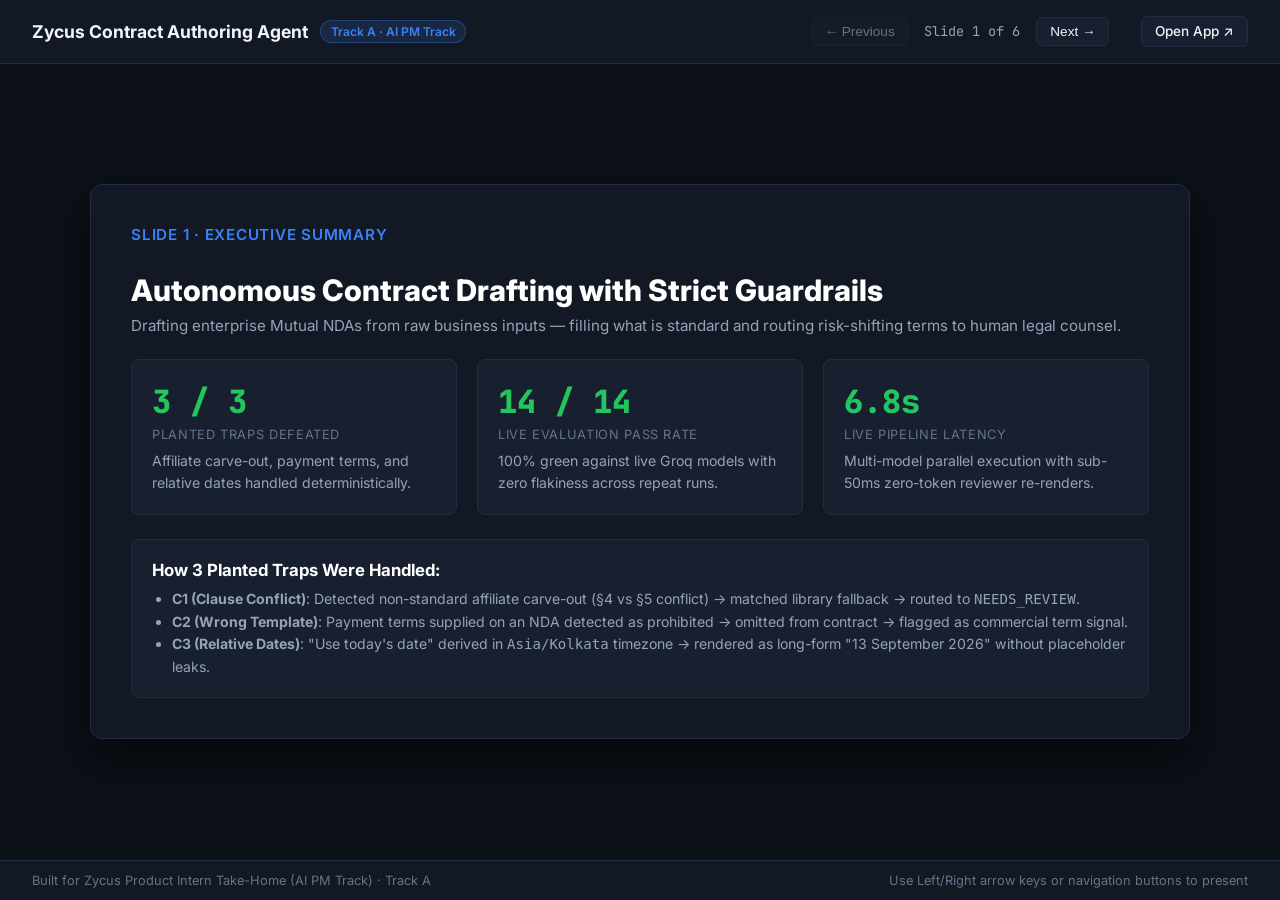
<file: public/deck.html>
<!DOCTYPE html>
<html lang="en">
<head>
  <meta charset="UTF-8" />
  <meta name="viewport" content="width=device-width, initial-scale=1.0" />
  <title>Zycus Contract Authoring Agent — Presentation Deck</title>
  <link rel="preconnect" href="https://fonts.googleapis.com">
  <link rel="preconnect" href="https://fonts.gstatic.com" crossorigin>
  <link href="https://fonts.googleapis.com/css2?family=Inter:wght@400;500;600;700;800&family=JetBrains+Mono:wght@400;500;600&display=swap" rel="stylesheet">
  <style>
    :root {
      --bg-base: #0c1017;
      --bg-surface: #131924;
      --bg-card: #182030;
      --border-subtle: #232d42;
      --border-accent: #3b82f6;
      --text-primary: #f1f5f9;
      --text-secondary: #94a3b8;
      --text-muted: #64748b;
      --accent-blue: #3b82f6;
      --accent-green: #22c55e;
      --accent-yellow: #eab308;
      --accent-red: #ef4444;
      --accent-purple: #a855f7;
    }
    * { box-sizing: border-box; margin: 0; padding: 0; }
    body {
      background: var(--bg-base);
      color: var(--text-primary);
      font-family: 'Inter', -apple-system, sans-serif;
      min-height: 100vh;
      display: flex;
      flex-direction: column;
    }
    header {
      padding: 1rem 2rem;
      display: flex;
      align-items: center;
      justify-content: space-between;
      border-bottom: 1px solid var(--border-subtle);
      background: var(--bg-surface);
    }
    .logo {
      font-weight: 700;
      font-size: 1.1rem;
      display: flex;
      align-items: center;
      gap: 0.75rem;
    }
    .badge {
      background: rgba(59, 130, 246, 0.15);
      color: var(--accent-blue);
      border: 1px solid rgba(59, 130, 246, 0.3);
      padding: 0.2rem 0.6rem;
      border-radius: 9999px;
      font-size: 0.75rem;
      font-weight: 600;
    }
    .deck-nav {
      display: flex;
      align-items: center;
      gap: 1rem;
    }
    .btn-nav {
      background: var(--bg-card);
      border: 1px solid var(--border-subtle);
      color: var(--text-primary);
      padding: 0.4rem 0.8rem;
      border-radius: 6px;
      cursor: pointer;
      font-size: 0.85rem;
      font-weight: 500;
      transition: all 0.15s;
    }
    .btn-nav:hover:not(:disabled) {
      background: var(--border-subtle);
      border-color: var(--accent-blue);
    }
    .btn-nav:disabled { opacity: 0.4; cursor: not-allowed; }
    .slide-counter {
      font-family: 'JetBrains Mono', monospace;
      font-size: 0.85rem;
      color: var(--text-secondary);
    }
    main {
      flex: 1;
      display: flex;
      align-items: center;
      justify-content: center;
      padding: 2rem;
    }
    .slide {
      display: none;
      width: 100%;
      max-width: 1100px;
      background: var(--bg-surface);
      border: 1px solid var(--border-subtle);
      border-radius: 12px;
      padding: 2.5rem;
      box-shadow: 0 20px 40px rgba(0,0,0,0.5);
      animation: fadeIn 0.25s ease-out;
    }
    .slide.active { display: block; }
    @keyframes fadeIn {
      from { opacity: 0; transform: translateY(8px); }
      to { opacity: 1; transform: translateY(0); }
    }
    h1 {
      font-size: 1.85rem;
      font-weight: 800;
      margin-bottom: 0.5rem;
      color: #fff;
    }
    .subtitle {
      color: var(--accent-blue);
      font-weight: 600;
      font-size: 0.95rem;
      margin-bottom: 1.75rem;
      text-transform: uppercase;
      letter-spacing: 0.05em;
    }
    .grid-2 {
      display: grid;
      grid-template-columns: 1fr 1fr;
      gap: 1.5rem;
    }
    .grid-3 {
      display: grid;
      grid-template-columns: 1fr 1fr 1fr;
      gap: 1.25rem;
    }
    .card {
      background: var(--bg-card);
      border: 1px solid var(--border-subtle);
      border-radius: 8px;
      padding: 1.25rem;
    }
    .card h3 {
      font-size: 1.05rem;
      margin-bottom: 0.5rem;
      color: #fff;
      display: flex;
      align-items: center;
      gap: 0.5rem;
    }
    .card p, .card li {
      font-size: 0.88rem;
      line-height: 1.55;
      color: var(--text-secondary);
    }
    .card ul { margin-left: 1.25rem; margin-top: 0.5rem; }
    .stat-val {
      font-size: 2rem;
      font-weight: 800;
      color: var(--accent-green);
      font-family: 'JetBrains Mono', monospace;
    }
    .stat-label {
      font-size: 0.8rem;
      color: var(--text-muted);
      text-transform: uppercase;
      letter-spacing: 0.05em;
      margin-top: 0.25rem;
    }
    table {
      width: 100%;
      border-collapse: collapse;
      font-size: 0.85rem;
      margin-top: 1rem;
    }
    th, td {
      padding: 0.65rem 0.75rem;
      border: 1px solid var(--border-subtle);
      text-align: left;
    }
    th {
      background: var(--bg-card);
      color: var(--text-primary);
      font-weight: 600;
    }
    td { color: var(--text-secondary); }
    .screenshot-frame {
      border: 1px solid var(--border-subtle);
      border-radius: 8px;
      overflow: hidden;
      margin-top: 0.5rem;
      background: #000;
    }
    .screenshot-frame img {
      width: 100%;
      height: auto;
      display: block;
    }
    .code-block {
      font-family: 'JetBrains Mono', monospace;
      font-size: 0.8rem;
      background: #090d14;
      padding: 1rem;
      border-radius: 6px;
      border: 1px solid var(--border-subtle);
      overflow-x: auto;
      color: #38bdf8;
      line-height: 1.45;
    }
    footer {
      padding: 0.75rem 2rem;
      border-top: 1px solid var(--border-subtle);
      background: var(--bg-surface);
      display: flex;
      justify-content: space-between;
      font-size: 0.8rem;
      color: var(--text-muted);
    }
  </style>
</head>
<body>

  <header>
    <div class="logo">
      <span>Zycus Contract Authoring Agent</span>
      <span class="badge">Track A · AI PM Track</span>
    </div>
    <div class="deck-nav">
      <button class="btn-nav" id="btn-prev" onclick="prevSlide()">← Previous</button>
      <span class="slide-counter" id="slide-num">Slide 1 of 6</span>
      <button class="btn-nav" id="btn-next" onclick="nextSlide()">Next →</button>
      <a href="/index.html" class="btn-nav" style="text-decoration:none; margin-left:1rem;">Open App ↗</a>
    </div>
  </header>

  <main>
    <!-- Slide 1 -->
    <div class="slide active" id="slide-1">
      <div class="subtitle">Slide 1 · Executive Summary</div>
      <h1>Autonomous Contract Drafting with Strict Guardrails</h1>
      <p style="color:var(--text-secondary); margin-bottom: 1.5rem; font-size: 0.95rem;">
        Drafting enterprise Mutual NDAs from raw business inputs — filling what is standard and routing risk-shifting terms to human legal counsel.
      </p>

      <div class="grid-3" style="margin-bottom: 1.5rem;">
        <div class="card">
          <div class="stat-val">3 / 3</div>
          <div class="stat-label">Planted Traps Defeated</div>
          <p style="margin-top:0.5rem;">Affiliate carve-out, payment terms, and relative dates handled deterministically.</p>
        </div>
        <div class="card">
          <div class="stat-val">14 / 14</div>
          <div class="stat-label">Live Evaluation Pass Rate</div>
          <p style="margin-top:0.5rem;">100% green against live Groq models with zero flakiness across repeat runs.</p>
        </div>
        <div class="card">
          <div class="stat-val">6.8s</div>
          <div class="stat-label">Live Pipeline Latency</div>
          <p style="margin-top:0.5rem;">Multi-model parallel execution with sub-50ms zero-token reviewer re-renders.</p>
        </div>
      </div>

      <div class="card">
        <h3>How 3 Planted Traps Were Handled:</h3>
        <ul style="margin-top: 0.4rem;">
          <li><strong>C1 (Clause Conflict)</strong>: Detected non-standard affiliate carve-out (§4 vs §5 conflict) → matched library fallback → routed to <code>NEEDS_REVIEW</code>.</li>
          <li><strong>C2 (Wrong Template)</strong>: Payment terms supplied on an NDA detected as prohibited → omitted from contract → flagged as commercial term signal.</li>
          <li><strong>C3 (Relative Dates)</strong>: "Use today's date" derived in <code>Asia/Kolkata</code> timezone → rendered as long-form "13 September 2026" without placeholder leaks.</li>
        </ul>
      </div>
    </div>

    <!-- Slide 2 -->
    <div class="slide" id="slide-2">
      <div class="subtitle">Slide 2 · Architecture & Stack</div>
      <h1>"Code for Correctness, LLM for Judgment"</h1>
      <p style="color:var(--text-secondary); margin-bottom: 1.25rem;">
        Rules, templates, and QA gates decide document safety. The LLM only interprets inputs and searches clause libraries.
      </p>

      <div class="grid-2">
        <div>
          <div class="code-block">
Browser UI (HTML/CSS/JS)
  │ POST /api/run
FastAPI on Vercel Functions (Serverless)
  │
  ├── 1. Intake: Template Store & YAML Rulebook
  ├── 2. Normalizer: Groq gpt-oss-20b (Strict JSON)
  ├── 3. Clause Analyst: Groq gpt-oss-120b (Tool Loop)
  ├── 4. Verifier: Groq qwen3.8-27b (Safeguards)
  │    └── Standby Fallback: gemini-3.5-flash
  ├── 5. Confidence Router: Gates G1–G11
  ├── 6. Assembler: python-docx + HTML Preview
  └── 7. QA Gate: Q1–Q8 Invariant Checks
  │
Sealed HMAC-SHA256 Signed Envelope
          </div>
        </div>
        <div style="display:flex; flex-direction:column; gap:0.75rem;">
          <div class="card">
            <h3>⚡ Multi-Model Groq Cascade</h3>
            <p>Allocates models across separate rate-limit buckets: <code>20b</code> for fast intake normalization, <code>120b</code> for complex clause research, and <code>qwen 27b</code> for independent verification.</p>
          </div>
          <div class="card">
            <h3>🔄 Automated Gemini Fallback</h3>
            <p>If Groq encounters 429 rate limit pressure, calls automatically retry once on Google <code>gemini-3.5-flash</code> via OpenAI-compatible endpoint with zero service interruption.</p>
          </div>
          <div class="card">
            <h3>🔒 Zero-Token Stateless Review</h3>
            <p>Reviewer actions are sealed in HMAC-SHA256 envelopes. Reviewer overrides re-render in <code>POST /api/render</code> with zero new LLM calls and sub-50ms turnaround.</p>
          </div>
        </div>
      </div>
    </div>

    <!-- Slide 3 -->
    <div class="slide" id="slide-3">
      <div class="subtitle">Slide 3 · Live Product Experience</div>
      <h1>Human-in-the-Loop Contract Authoring</h1>
      <p style="color:var(--text-secondary); margin-bottom: 1rem;">
        Production interface deployed live at <a href="https://zycus-blond.vercel.app" target="_blank" style="color:var(--accent-blue);">https://zycus-blond.vercel.app</a>.
      </p>

      <div class="grid-3">
        <div class="card">
          <h3>① Review Tab & HITL</h3>
          <p>Displays risk level, matched clause, and 4 one-click reviewer actions.</p>
          <div class="screenshot-frame">
            <img src="screenshots/s01_review_tab.png" alt="Review Tab" />
          </div>
        </div>
        <div class="card">
          <h3>② High-Contrast Draft</h3>
          <p>Pixel-faithful contract preview with legible highlights and Word comment notes.</p>
          <div class="screenshot-frame">
            <img src="screenshots/s01_draft_preview.png" alt="Draft Preview" />
          </div>
        </div>
        <div class="card">
          <h3>③ Full Audit Trace</h3>
          <p>Inspectable execution log tracking tokens, model allocation, and latencies.</p>
          <div class="screenshot-frame">
            <img src="screenshots/s01_agent_trace.png" alt="Agent Trace" />
          </div>
        </div>
      </div>
    </div>

    <!-- Slide 4 -->
    <div class="slide" id="slide-4">
      <div class="subtitle">Slide 4 · Engineering Resilience</div>
      <h1>What Broke, How I Fixed It & AI Mistakes</h1>
      <p style="color:var(--text-secondary); margin-bottom: 1.25rem;">
        A transparent record of live debugging, failure triage, and autonomous coding corrections.
      </p>

      <div class="grid-2">
        <div class="card">
          <h3>🐛 Real Runtime Failures (DEBUG_LOG.md)</h3>
          <ul>
            <li><strong>Q8 Paragraph Ordering Mismatch</strong>: QA check failed on BLOCKED banner because <code>RenderedDoc.full_text</code> placed title before banner. Fixed by syncing order with <code>write_docx()</code>.</li>
            <li><strong>Relative Date Raw Leakage</strong>: Live Normalizer model output returned empty string leaving resolution to caller. Fixed with deterministic date canonicalization in orchestrator.</li>
            <li><strong>Groq Free-Tier Rate Limits</strong>: Rapid sequential live runs depleted 8K TPM quota. Fixed by implementing graduated token backoff in <code>evals/run.py</code>.</li>
          </ul>
        </div>
        <div class="card">
          <h3>🤖 Build-Time AI Mistakes (AI_MISTAKES.md)</h3>
          <ul>
            <li><strong>Omission of 4th HITL Action</strong>: Initial generation omitted "Edit text" and dropped <code>edited_text</code> during round-trips. Fixed by adding schema field and safeguard checks.</li>
            <li><strong>Dark Mode Text Invisibility</strong>: Browser <code>&lt;mark&gt;</code> stylesheet applied black text inside highlights on dark theme. Fixed by explicitly defining <code>#fef08a</code> contrast color.</li>
            <li><strong>Unwired Stretch Fallback</strong>: Gemini fallback was specified in D-69 but unwired in runtime until tested against live 429 errors.</li>
          </ul>
        </div>
      </div>
    </div>

    <!-- Slide 5 -->
    <div class="slide" id="slide-5">
      <div class="subtitle">Slide 5 · Product Boundary</div>
      <h1>Flag vs. Act: Where the Agent Draws the Line</h1>
      <p style="color:var(--text-secondary); margin-bottom: 1.25rem;">
        Establishing unambiguous boundaries between autonomous agent actions and mandatory human decisions.
      </p>

      <div class="grid-2">
        <div class="card" style="border-left: 4px solid var(--accent-green);">
          <h3 style="color:var(--accent-green);">✅ When the Agent Acts Autonomously</h3>
          <ul style="margin-top:0.5rem;">
            <li><strong>Standard Duration Normalization</strong>: Converts "2 years from signing" into 24 months.</li>
            <li><strong>Unambiguous Relative Dates</strong>: Computes "today" in server jurisdiction timezone (Asia/Kolkata).</li>
            <li><strong>Omission of Irrelevant Commercial Terms</strong>: Excludes payment terms from NDAs to prevent invalid contracts.</li>
            <li><strong>Pre-Approved Library Matching</strong>: Retrieves vetted corporate fallback language with verified safeguards.</li>
          </ul>
        </div>

        <div class="card" style="border-left: 4px solid var(--accent-red);">
          <h3 style="color:var(--accent-red);">🛑 When the Agent MUST Flag for Human Review</h3>
          <ul style="margin-top:0.5rem;">
            <li><strong>Risk-Shifting Special Clauses (Gate G5)</strong>: Affiliate disclosures, carve-outs, liability alterations.</li>
            <li><strong>Missing Required Invariants (Gate G1)</strong>: Missing governing law generates red <code>⟦MISSING⟧</code> marker and marks document <code>BLOCKED</code>.</li>
            <li><strong>Unapproved Jurisdictions (Gate G6)</strong>: Non-standard legal forums (e.g. Singapore) require legal sign-off.</li>
            <li><strong>Infrastructure Outages (Gate G7)</strong>: Degraded safe draft generated with standard positions; all unanalyzed items flagged.</li>
          </ul>
        </div>
      </div>
    </div>

    <!-- Slide 6 -->
    <div class="slide" id="slide-6">
      <div class="subtitle">Slide 6 · Evaluation Matrix & Roadmap</div>
      <h1>Evals, Limitations & Future Roadmap</h1>
      <p style="color:var(--text-secondary); margin-bottom: 1rem;">
        Comprehensive evaluation across 14 test scenarios with zero regressions.
      </p>

      <table>
        <thead>
          <tr>
            <th>Category</th>
            <th>Scenarios</th>
            <th>Pass Rate</th>
            <th>Core Value Verified</th>
          </tr>
        </thead>
        <tbody>
          <tr>
            <td><strong>Standard Baseline</strong></td>
            <td>S01, S06, S11</td>
            <td><span style="color:var(--accent-green); font-weight:600;">100% (3/3)</span></td>
            <td>Standard durations, clean drafting, explicit dates</td>
          </tr>
          <tr>
            <td><strong>Planted Traps</strong></td>
            <td>S01, S05, S08</td>
            <td><span style="color:var(--accent-green); font-weight:600;">100% (3/3)</span></td>
            <td>Affiliate carve-out, payment terms omitted, prompt injection neutralized</td>
          </tr>
          <tr>
            <td><strong>Missing & Ambiguous</strong></td>
            <td>S02, S04, S09, S10</td>
            <td><span style="color:var(--accent-green); font-weight:600;">100% (4/4)</span></td>
            <td>Missing law blocked, conditional term flagged, party validation</td>
          </tr>
          <tr>
            <td><strong>Boundary Limits</strong></td>
            <td>S03, S12, S13</td>
            <td><span style="color:var(--accent-green); font-weight:600;">100% (3/3)</span></td>
            <td>10-year term, perpetual survival, non-approved jurisdiction</td>
          </tr>
          <tr>
            <td><strong>Infrastructure Resilience</strong></td>
            <td>S14</td>
            <td><span style="color:var(--accent-green); font-weight:600;">100% (1/1)</span></td>
            <td>Degraded safe draft on AI outage without blank document leakage</td>
          </tr>
        </tbody>
      </table>

      <div class="grid-2" style="margin-top: 1.25rem;">
        <div class="card">
          <h3>Current Limitations</h3>
          <p>Groq free-tier requires eval pacing; current templates focus on Mutual NDAs; illustrative rulebook positions.</p>
        </div>
        <div class="card">
          <h3>Future Roadmap</h3>
          <p>Visual redline diff viewer, multi-template enterprise CLM support (MSAs/SOWs), and direct ERP/CRM webhook integration.</p>
        </div>
      </div>
    </div>
  </main>

  <footer>
    <span>Built for Zycus Product Intern Take-Home (AI PM Track) · Track A</span>
    <span>Use Left/Right arrow keys or navigation buttons to present</span>
  </footer>

  <script>
    let currentSlide = 1;
    const totalSlides = 6;

    function showSlide(n) {
      document.querySelectorAll('.slide').forEach(s => s.classList.remove('active'));
      const active = document.getElementById('slide-' + n);
      if (active) active.classList.add('active');
      document.getElementById('slide-num').textContent = `Slide ${n} of ${totalSlides}`;
      document.getElementById('btn-prev').disabled = (n === 1);
      document.getElementById('btn-next').disabled = (n === totalSlides);
      currentSlide = n;
    }

    function prevSlide() {
      if (currentSlide > 1) showSlide(currentSlide - 1);
    }

    function nextSlide() {
      if (currentSlide < totalSlides) showSlide(currentSlide + 1);
    }

    document.addEventListener('keydown', (e) => {
      if (e.key === 'ArrowRight' || e.key === 'Space') nextSlide();
      else if (e.key === 'ArrowLeft') prevSlide();
    });

    showSlide(1);
  </script>
</body>
</html>
</file>
